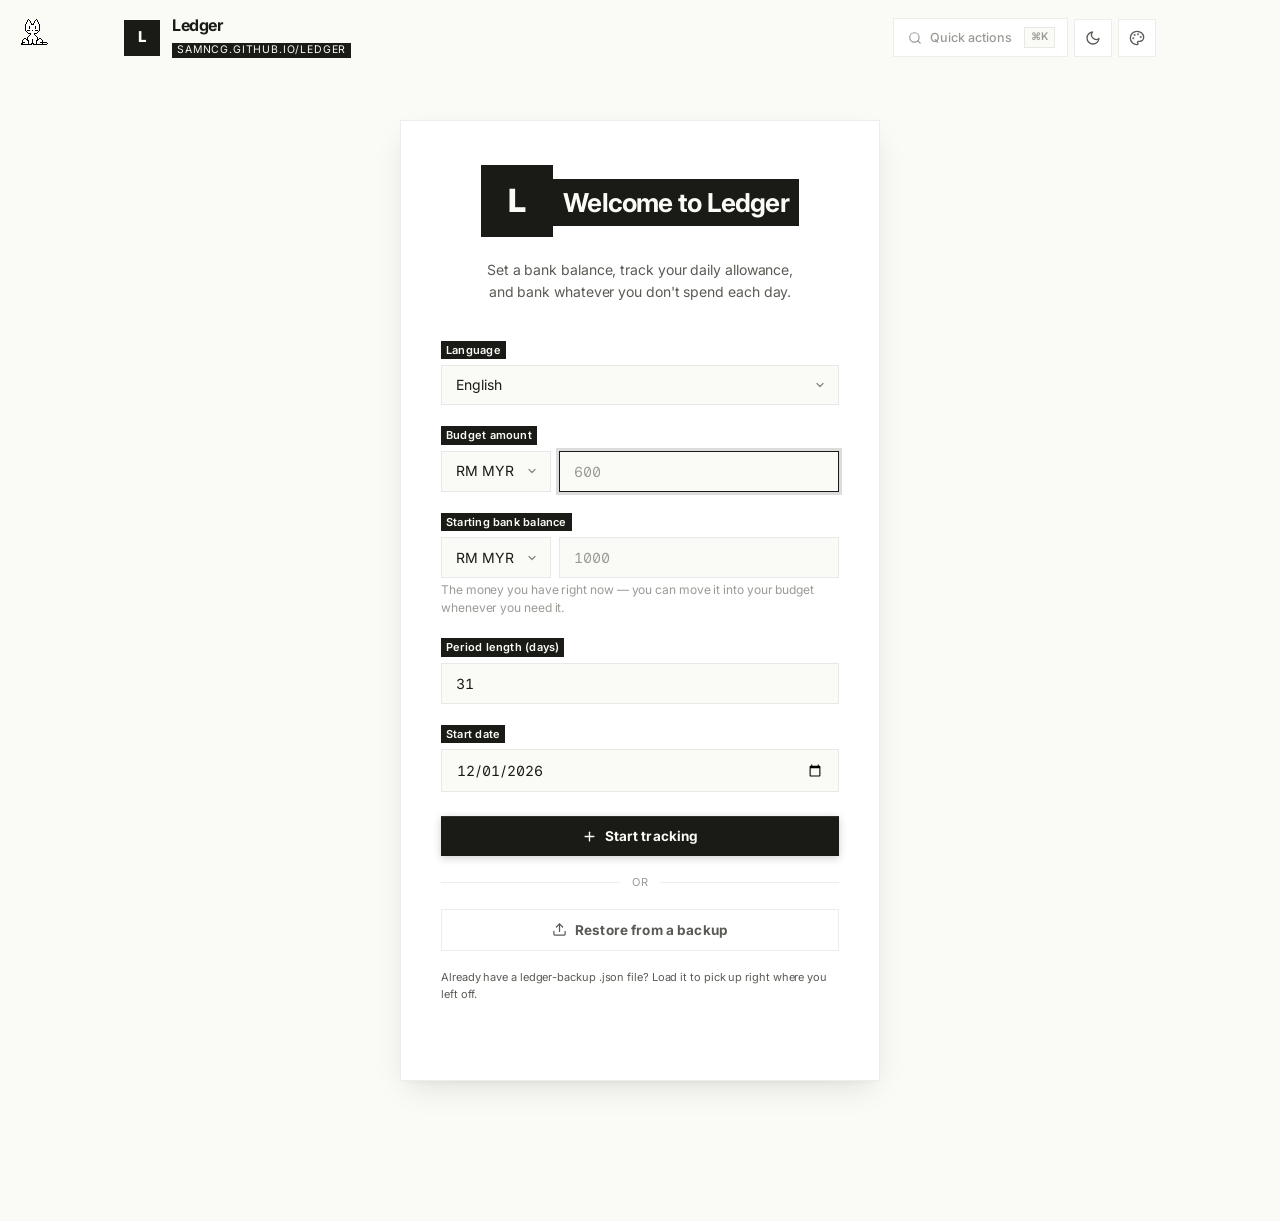
<file: ledger/index.html>
<!DOCTYPE html>
<html lang="en">
<head>
<meta charset="UTF-8" />
<meta name="viewport" content="width=device-width, initial-scale=1.0, viewport-fit=cover" />
<meta name="theme-color" content="#000000" />
<title>Ledger — Personal Budget</title>
<link rel="icon" type="image/svg+xml" href="data:image/svg+xml,%3Csvg xmlns='http://www.w3.org/2000/svg' viewBox='0 0 100 100'%3E%3Crect width='100' height='100' rx='24' fill='%230a0a0a'/%3E%3Ctext x='50' y='69' font-family='JetBrains Mono, ui-monospace, monospace' font-size='58' font-weight='800' fill='%23ffffff' text-anchor='middle'%3EL%3C/text%3E%3C/svg%3E">
<link rel="preconnect" href="https://fonts.googleapis.com">
<link rel="preconnect" href="https://fonts.gstatic.com" crossorigin>
<link href="https://fonts.googleapis.com/css2?family=Inter:wght@400;500;600;700;800&family=JetBrains+Mono:wght@400;500;600;700&family=Poppins:wght@400;500;600;700;800&family=Space+Grotesk:wght@400;500;600;700&family=Source+Serif+4:opsz,wght@8..60,400;8..60,500;8..60,600;8..60,700&family=Fredoka:wght@400;500;600;700&display=swap" rel="stylesheet">
  <script type="module" crossorigin src="./assets/index-BM_ueusa.js"></script>
  <link rel="stylesheet" crossorigin href="./assets/index-D_7UqyUg.css">
</head>
<body>
<div id="root"></div>
</body>
</html>
</file>
<file: ledger/assets/index-D_7UqyUg.css>
*,*:before,*:after{box-sizing:border-box;margin:0;padding:0}html{-webkit-text-size-adjust:100%;scroll-behavior:smooth}body{font-family:Inter,system-ui,-apple-system,BlinkMacSystemFont,sans-serif;-webkit-font-smoothing:antialiased;-moz-osx-font-smoothing:grayscale;line-height:1.5;letter-spacing:-.005em;transition:background .4s ease,color .4s ease;overflow-x:hidden;min-height:100vh}#root{min-height:100vh}::selection{background:var(--accent);color:var(--accent-fg)}:focus-visible{outline:2px solid var(--accent);outline-offset:2px}button{font-family:inherit}input[type=number]::-webkit-inner-spin-button,input[type=number]::-webkit-outer-spin-button{-webkit-appearance:none;margin:0}input[type=number]{-moz-appearance:textfield}::-webkit-scrollbar{width:8px;height:8px}::-webkit-scrollbar-track{background:transparent}::-webkit-scrollbar-thumb{background:var(--border-strong);border-radius:0}::-webkit-scrollbar-thumb:hover{background:var(--text-muted)}.mono{font-family:var(--font-mono,"JetBrains Mono",ui-monospace,"Cascadia Code",monospace);font-feature-settings:"zero","tnum"}.app{--radius-sm:8px;--radius-md:12px;--radius-lg:16px;--radius-xl:20px;--radius-2xl:24px;--radius-full:9999px;--ui-blur:16px;--ui-opacity:1;--wall-blur:0px;--ease-out:cubic-bezier(.16,1,.3,1);--ease-spring:cubic-bezier(.34,1.56,.64,1);--shadow-xs:0 1px 2px rgba(0,0,0,.04);--shadow-sm:0 1px 3px rgba(0,0,0,.06),0 1px 2px rgba(0,0,0,.04);--shadow-md:0 4px 12px -2px rgba(0,0,0,.08),0 2px 4px -2px rgba(0,0,0,.04);--shadow-lg:0 12px 32px -8px rgba(0,0,0,.12),0 4px 8px -4px rgba(0,0,0,.06);--shadow-xl:0 24px 48px -12px rgba(0,0,0,.18);background:var(--bg);color:var(--text);min-height:100vh;transition:background .4s ease,color .4s ease}.shell{max-width:1080px;margin:0 auto;padding:24px 24px 120px;position:relative;z-index:1}.wallpaper-backdrop{position:fixed;top:0;right:0;bottom:0;left:0;z-index:0;background-size:cover;background-position:center;background-repeat:no-repeat;pointer-events:none}.wallpaper-scrim{position:absolute;top:0;right:0;bottom:0;left:0}.wallpaper-preview{position:relative;height:110px;border-radius:var(--radius-md);overflow:hidden;background-size:cover;background-position:center;border:1px solid var(--border);margin-bottom:4px}.wallpaper-preview-scrim{position:absolute;top:0;right:0;bottom:0;left:0}.wallpaper-video{position:absolute;top:0;right:0;bottom:0;left:0;width:100%;height:100%;object-fit:cover}.weather-canvas{position:fixed;top:0;right:0;bottom:0;left:0;z-index:0;pointer-events:none}.font-option-grid{display:grid;grid-template-columns:repeat(2,1fr);gap:8px}.font-option{padding:12px 14px;border:2px solid var(--border);border-radius:12px;background:var(--bg);cursor:pointer;text-align:left;transition:all .2s}.font-option:hover{border-color:var(--border-strong);transform:translateY(-2px);box-shadow:var(--shadow-md)}.font-option.active{border-color:var(--accent);box-shadow:0 0 0 3px color-mix(in srgb,var(--accent) 18%,transparent)}.font-option-sample{font-size:17px;font-weight:600;margin-bottom:2px;color:var(--text)}.font-option-name{font-size:10.5px;color:var(--text-dim);font-family:var(--font-mono,"JetBrains Mono",monospace)}.font-option.active .font-option-name{color:var(--accent)}@media (max-width:520px){.font-option-grid{grid-template-columns:1fr}}.cat-color-grid{display:flex;flex-wrap:wrap;gap:10px;align-items:center}.cat-color-swatch{width:30px;height:30px;border-radius:var(--radius-full);cursor:pointer;border:2px solid var(--border);position:relative;transition:all .15s;padding:0}.cat-color-swatch:hover{transform:scale(1.1)}.cat-color-swatch.active{border-color:var(--text);box-shadow:0 0 0 3px color-mix(in srgb,var(--accent) 25%,transparent)}.cat-color-swatch.classic{background:#e6e6e6}.cat-color-swatch-custom{width:30px;height:30px;border-radius:var(--radius-full);border:2px solid var(--border);cursor:pointer;position:relative;overflow:hidden;display:block;background:var(--surface-2)}.cat-color-swatch-custom:after{content:"+";position:absolute;top:0;right:0;bottom:0;left:0;display:flex;align-items:center;justify-content:center;font-size:15px;font-weight:700;color:var(--text-dim);pointer-events:none}.cat-color-swatch-custom input{position:absolute;top:0;right:0;bottom:0;left:0;width:100%;height:100%;opacity:0;cursor:pointer;border:none;padding:0}.app.compact .card{--card-pad:18px;padding:var(--card-pad)}.app.compact .hero{padding:24px}.app.compact .tx-row{padding:9px 0}.topbar{position:sticky;top:0;z-index:50;background:color-mix(in srgb,var(--bg) calc(85%*var(--ui-opacity)),transparent);backdrop-filter:blur(var(--ui-blur)) saturate(180%);-webkit-backdrop-filter:blur(var(--ui-blur)) saturate(180%);border-bottom:1px solid transparent;transition:border-color .3s}.topbar.no-edge-blur{backdrop-filter:none;-webkit-backdrop-filter:none;background:var(--bg)}.topbar.scrolled{border-color:var(--border)}.topbar-inner{max-width:1080px;margin:0 auto;padding:16px 24px;display:flex;justify-content:space-between;align-items:center;gap:12px}.brand{display:flex;align-items:center;gap:12px;min-width:0}.brand-mark{width:36px;height:36px;border-radius:10px;background:var(--accent);display:flex;align-items:center;justify-content:center;color:var(--accent-fg);font-weight:800;font-size:15px;font-family:var(--font-mono,"JetBrains Mono",monospace);flex-shrink:0}.brand-name{font-weight:700;font-size:16px;letter-spacing:-.025em;line-height:1.2}.brand-sub{font-size:10.5px;color:var(--text-muted);font-family:var(--font-mono,"JetBrains Mono",monospace);letter-spacing:.08em;text-transform:uppercase;line-height:1.2}.topbar-actions{display:flex;align-items:center;gap:6px}.cmd-hint{display:inline-flex;align-items:center;gap:8px;padding:8px 12px 8px 14px;background:var(--surface);border:1px solid var(--border);border-radius:10px;color:var(--text-muted);font-size:12.5px;cursor:pointer;transition:all .18s;font-weight:500;font-family:inherit}.cmd-hint:hover{color:var(--text);border-color:var(--border-strong);background:var(--surface-2)}.cmd-hint .kbd{margin-left:4px}@media (max-width:640px){.cmd-hint span:first-child{display:none}}.icon-btn{width:38px;height:38px;border-radius:10px;background:var(--surface);border:1px solid var(--border);color:var(--text-dim);cursor:pointer;display:inline-flex;align-items:center;justify-content:center;transition:all .18s;position:relative}.icon-btn:hover{color:var(--text);border-color:var(--border-strong);background:var(--surface-2);transform:translateY(-1px);box-shadow:var(--shadow-sm)}.icon-btn:active{transform:translateY(0)}.icon-btn svg{width:16px;height:16px}.hero{background:var(--surface);border:1px solid var(--border);border-radius:var(--radius-2xl);padding:32px;position:relative;overflow:hidden;box-shadow:var(--shadow-sm)}.hero-accent{position:absolute;top:0;left:0;right:0;height:1px;background:var(--border-strong)}.hero-glow{display:none}.hero-top{display:flex;justify-content:space-between;align-items:flex-start;gap:20px;position:relative}.hero-label{font-size:11px;color:var(--text-muted);text-transform:uppercase;letter-spacing:.12em;font-weight:600;margin-bottom:8px;font-family:var(--font-mono,"JetBrains Mono",monospace)}.hero-number{font-size:64px;font-weight:700;line-height:1;letter-spacing:-.045em;font-family:var(--font-mono,"JetBrains Mono",monospace);transition:color .3s ease;color:var(--text)}.hero-number.negative{color:var(--negative)}@media (max-width:640px){.hero-number{font-size:46px}}.hero-meta{display:flex;align-items:center;gap:8px;margin-top:14px;flex-wrap:wrap}.hero-badge{display:inline-flex;align-items:center;gap:6px;padding:5px 12px;border-radius:var(--radius-full);font-size:11.5px;font-weight:600;font-family:var(--font-mono,"JetBrains Mono",monospace);letter-spacing:.02em}.hero-badge.pos{background:color-mix(in srgb,var(--positive) 12%,transparent);color:var(--positive);border:1px solid color-mix(in srgb,var(--positive) 22%,transparent)}.hero-badge.warn{background:color-mix(in srgb,var(--warning) 12%,transparent);color:var(--warning);border:1px solid color-mix(in srgb,var(--warning) 22%,transparent)}.hero-badge.neg{background:color-mix(in srgb,var(--negative) 12%,transparent);color:var(--negative);border:1px solid color-mix(in srgb,var(--negative) 22%,transparent)}.streak-badge{display:inline-flex;align-items:center;gap:6px;padding:5px 12px;border-radius:var(--radius-full);font-size:11.5px;font-weight:600;background:color-mix(in srgb,var(--accent) 12%,transparent);color:var(--accent);border:1px solid color-mix(in srgb,var(--accent) 22%,transparent);font-family:var(--font-mono,"JetBrains Mono",monospace)}.overspend{margin-top:16px;display:inline-flex;align-items:center;gap:10px;padding:10px 16px;background:color-mix(in srgb,var(--negative) 10%,transparent);color:var(--negative);border:1px solid color-mix(in srgb,var(--negative) 22%,transparent);border-radius:var(--radius-md);font-size:13px;font-weight:500}.hero-stats{display:grid;grid-template-columns:repeat(4,1fr);gap:20px;grid-auto-rows:1fr;margin-top:28px;padding-top:24px;border-top:1px solid var(--border);position:relative}@media (max-width:820px){.hero-stats{grid-template-columns:repeat(2,1fr)}}.hero-stat-label{font-size:10px;color:var(--text-muted);text-transform:uppercase;letter-spacing:.1em;font-family:var(--font-mono,"JetBrains Mono",monospace);margin-bottom:6px;font-weight:600;white-space:nowrap;overflow:hidden;text-overflow:ellipsis}.hero-stat-value{font-size:22px;font-weight:700;font-family:var(--font-mono,"JetBrains Mono",monospace);letter-spacing:-.02em}.hero-stat-note{font-size:11px;color:var(--text-muted);margin-top:3px;min-height:2.7em}@media (max-width:640px){.hero-stats{grid-template-columns:1fr;gap:14px}}.strip-wrap{margin-top:26px;position:relative}.strip-header{display:flex;justify-content:space-between;align-items:baseline;margin-bottom:10px}.strip-label{font-size:10.5px;color:var(--text-muted);font-family:var(--font-mono,"JetBrains Mono",monospace);letter-spacing:.1em;text-transform:uppercase;font-weight:600}.strip-progress{font-size:10.5px;color:var(--text-dim);font-family:var(--font-mono,"JetBrains Mono",monospace)}.strip{display:flex;align-items:flex-end;gap:3px;height:64px;padding:6px 0;border-bottom:1px solid var(--border)}.tick{flex:1;min-width:2px;border-radius:3px 3px 0 0;position:relative;cursor:pointer;transition:transform .2s var(--ease-spring),opacity .15s}.tick:hover{transform:scaleY(1.08);transform-origin:bottom;filter:brightness(1.2)}.tick.today:after{content:"";position:absolute;bottom:-9px;left:50%;transform:translate(-50%);width:6px;height:6px;border-radius:50%;background:var(--accent);box-shadow:0 0 8px color-mix(in srgb,var(--accent) 60%,transparent)}.strip-legend{display:flex;gap:14px;margin-top:14px;font-size:10.5px;color:var(--text-muted);font-family:var(--font-mono,"JetBrains Mono",monospace);letter-spacing:.04em;flex-wrap:wrap}.legend-dot{display:inline-block;width:8px;height:8px;border-radius:2px;margin-right:5px;vertical-align:middle}.grid-2{display:grid;grid-template-columns:1fr 1fr;gap:16px;margin-top:16px;align-items:start}@media (max-width:900px){.grid-2{grid-template-columns:1fr}}.cards-stack{display:grid;grid-template-columns:1fr 1fr;gap:16px 20px;margin-top:16px;align-items:start}@media (max-width:900px){.cards-stack{grid-template-columns:1fr}}.card-wrap{transition:opacity .15s}.card-wrap[draggable=true]{-webkit-user-drag:element}.card-reorder-bar{display:flex;align-items:center;gap:8px;padding:6px 8px 6px 10px;margin-bottom:8px;border:1px dashed var(--border-strong);border-radius:var(--radius-md);background:var(--surface-2);opacity:.75;transition:opacity .15s,border-color .15s}.card-wrap:hover .card-reorder-bar{opacity:1}.card-drag-handle{cursor:grab;color:var(--text-muted);display:inline-flex;flex:0 0 auto}.card-drag-handle:active{cursor:grabbing}.card-drag-handle svg{width:16px;height:16px}.card-reorder-name{font-size:10.5px;font-weight:700;color:var(--text-dim);flex:1;min-width:0;text-transform:uppercase;letter-spacing:.04em;overflow:hidden;text-overflow:ellipsis;white-space:nowrap}.card-reorder-actions{display:flex;gap:4px;flex:0 0 auto}.card-reorder-btn{width:24px;height:24px;display:inline-flex;align-items:center;justify-content:center;border:1px solid var(--border);border-radius:var(--radius-sm);background:var(--bg);color:var(--text-dim);cursor:pointer;padding:0;transition:border-color .15s,color .15s}.card-reorder-btn:hover:not(:disabled){border-color:var(--border-strong);color:var(--text)}.card-reorder-btn:disabled{opacity:.35;cursor:not-allowed}.card-reorder-btn svg{width:13px;height:13px}.font-option-name{position:relative;display:flex;align-items:center;gap:6px}.font-option-remove{margin-left:auto;color:var(--negative);cursor:pointer;font-weight:700;font-size:11px;opacity:.7}.font-option-remove:hover{opacity:1;text-decoration:underline}.add-font-row{display:flex;gap:8px;margin-top:10px}.add-font-row .input{flex:1}.card{--card-pad:24px;position:relative;isolation:isolate;overflow:hidden;background:var(--surface);border:1px solid var(--border);border-radius:var(--radius-2xl);padding:var(--card-pad);box-shadow:var(--shadow-xs);transition:box-shadow .2s,border-color .2s}.card:before{content:"";position:absolute;top:0;right:0;bottom:0;left:0;z-index:0;pointer-events:none;background-image:var(--card-panel-image,none);background-size:cover;background-position:center;opacity:var(--card-panel-opacity,0);transition:opacity .3s}.card>*{position:relative;z-index:1}.card:hover{box-shadow:var(--shadow-sm)}body.tilt-on .card,body.tilt-on .hero,body.tilt-on .setup-card{transform:perspective(1000px) rotateX(var(--tiltX,0deg)) rotateY(var(--tiltY,0deg));transform-style:preserve-3d;transition:transform .3s var(--ease-out),box-shadow .2s,border-color .2s;will-change:transform}body.tilt-on .card:hover,body.tilt-on .hero:hover,body.tilt-on .setup-card:hover{transition:transform .06s linear}body.tilt-on .fade-in{animation-fill-mode:backwards}.card-title{font-size:14px;font-weight:700;color:var(--accent-fg);margin:calc(-1*var(--card-pad,24px)) calc(-1*var(--card-pad,24px)) 18px;padding:10px var(--card-pad,24px);display:flex;align-items:center;justify-content:space-between;gap:10px;letter-spacing:-.01em;background:var(--card-title-bg,var(--accent));transition:background .3s}.card-title-left{display:flex;align-items:center;gap:10px;min-width:0}.card-title-icon{color:inherit;display:inline-flex}.card-title-icon svg{width:16px;height:16px}.card-title-count{font-size:11px;color:inherit;font-weight:500;opacity:.75;font-family:var(--font-mono,"JetBrains Mono",monospace)}.card-title .edit-badge{background:var(--accent-fg);color:var(--accent)}.card-title .kbd{background:var(--accent-fg);color:var(--accent);border-color:var(--accent)}.card-title .link-btn{color:var(--accent-fg);opacity:.85}.card-title .link-btn:hover{color:var(--accent-fg);opacity:1;text-decoration:underline}.edit-badge{font-size:10px;font-family:var(--font-mono,"JetBrains Mono",monospace);padding:3px 10px;border-radius:var(--radius-full);background:color-mix(in srgb,var(--accent) 15%,transparent);color:var(--accent);letter-spacing:.06em;text-transform:uppercase;font-weight:700}.field-label{font-size:11px;color:var(--text-dim);margin-bottom:6px;font-weight:600;letter-spacing:.02em}.input{background:var(--bg);border:1.5px solid var(--border);color:var(--text);font-size:14px;padding:11px 14px;border-radius:10px;outline:none;width:100%;font-family:inherit;transition:border-color .18s,box-shadow .18s,background .18s}.input:focus{border-color:var(--accent);box-shadow:0 0 0 3px color-mix(in srgb,var(--accent) 15%,transparent)}.input.mono{font-family:var(--font-mono,"JetBrains Mono",monospace);font-feature-settings:"zero","tnum"}.input::placeholder{color:var(--text-muted)}select.input{cursor:pointer;-webkit-appearance:none;-moz-appearance:none;appearance:none;padding-right:34px;background-image:url("data:image/svg+xml,%3Csvg xmlns='http://www.w3.org/2000/svg' width='12' height='12' viewBox='0 0 24 24' fill='none' stroke='%23888' stroke-width='2.5' stroke-linecap='round' stroke-linejoin='round'%3E%3Cpath d='M6 9l6 6 6-6'/%3E%3C/svg%3E");background-repeat:no-repeat;background-position:right 12px center}.form-row{display:flex;gap:8px;margin-bottom:10px}.form-row>*{flex:1;min-width:0}.amount-field{max-width:180px;flex:0 0 auto}@media (max-width:520px){.amount-field{max-width:none;flex:1}}.quick-amounts{display:flex;gap:6px;flex-wrap:wrap;margin-bottom:12px}.quick-amt{font-family:var(--font-mono,"JetBrains Mono",monospace);font-size:12px;padding:6px 13px;background:var(--bg);border:1.5px solid var(--border);color:var(--text-dim);border-radius:var(--radius-full);cursor:pointer;transition:all .15s;font-weight:600}.quick-amt:hover{color:var(--accent);border-color:var(--accent);background:color-mix(in srgb,var(--accent) 8%,var(--bg))}.frequent-wrap{margin-bottom:14px}.frequent-chips{display:flex;flex-wrap:wrap;gap:6px}.frequent-chip{display:inline-flex;align-items:center;gap:7px;padding:7px 11px;border-radius:var(--radius-full);background:var(--bg);border:1px solid var(--border);color:var(--text-dim);font-size:12px;cursor:pointer;transition:all .15s;max-width:220px}.frequent-chip:hover{color:var(--text);border-color:var(--accent)}.frequent-chip-note{overflow:hidden;text-overflow:ellipsis;white-space:nowrap;max-width:120px}.frequent-chip-amt{color:var(--text);font-weight:600;flex-shrink:0}.cat-pills{display:flex;gap:6px;flex-wrap:wrap;margin:12px 0 14px}.cat-pill{display:inline-flex;align-items:center;gap:7px;font-size:12.5px;padding:7px 14px;border-radius:var(--radius-full);border:1.5px solid var(--border);background:var(--bg);color:var(--text-dim);cursor:pointer;transition:all .18s;font-weight:500;font-family:inherit}.cat-pill:hover{color:var(--text);border-color:var(--border-strong)}.cat-pill.active{background:var(--text);color:var(--bg);border-color:var(--text)}.cat-pill.active .cat-dot{background:var(--bg)!important;box-shadow:0 0 0 2px var(--cat-color) inset}.cat-dot{width:8px;height:8px;border-radius:50%;background:var(--cat-color,var(--accent));flex-shrink:0;transition:background .2s}.cat-glyph-grid{display:flex;flex-wrap:wrap;gap:6px;margin:8px 0 4px}.cat-glyph-swatch{width:30px;height:30px;display:flex;align-items:center;justify-content:center;font-size:14px;padding:0;border:1.5px solid var(--border);background:var(--bg);color:var(--text-dim);cursor:pointer;transition:all .18s;font-family:inherit}.cat-glyph-swatch:hover{color:var(--text);border-color:var(--border-strong)}.cat-glyph-swatch.active{background:var(--text);color:var(--bg);border-color:var(--text)}.tag-chips{display:flex;flex-wrap:wrap;gap:6px;margin:0 0 8px}.tag-chip{display:inline-flex;align-items:center;gap:5px;font-size:12px;padding:5px 8px 5px 10px;border:1.5px solid var(--border);background:var(--surface-2);color:var(--text-dim);font-weight:500;letter-spacing:.01em}.tag-chip-x{background:none;border:none;color:var(--text-muted);cursor:pointer;font-size:14px;line-height:1;padding:0 2px;font-family:inherit}.tag-chip-x:hover{color:var(--danger,#e5484d)}.tag-input{margin-bottom:14px}.tag-filter-pills{margin:6px 0 0}.tx-tags{display:flex;flex-wrap:wrap;gap:5px;margin-top:4px}.tx-tag{font-size:10.5px;color:var(--text-muted);border:1px solid var(--border);padding:1px 5px;background:var(--surface-2)}.tx-amount-foreign{display:block}.tx-amount-home{display:block;font-size:10px;color:var(--text-muted);font-weight:500}.travel-currency-totals{margin:0 0 12px;border:1.5px solid var(--border);background:var(--surface-2)}.travel-currency-row{display:flex;align-items:center;gap:10px;padding:8px 12px;border-bottom:1.5px solid var(--border);font-size:12.5px}.travel-currency-row:last-child{border-bottom:none}.travel-currency-code{font-weight:700;min-width:46px}.travel-currency-foreign{flex:1;white-space:nowrap;overflow:hidden;text-overflow:ellipsis}.travel-currency-home{color:var(--text-dim);white-space:nowrap}.travel-currency-count{color:var(--text-muted);font-size:11px;white-space:nowrap}.btn{padding:12px 20px;background:var(--accent);color:var(--accent-fg);border:none;border-radius:10px;font-weight:700;font-size:13.5px;cursor:pointer;font-family:inherit;transition:all .18s ease;display:inline-flex;align-items:center;justify-content:center;gap:8px;letter-spacing:.01em;box-shadow:0 2px 8px color-mix(in srgb,var(--accent) 20%,transparent),inset 0 1px #ffffff1a}.btn svg{width:15px;height:15px}.btn:hover{filter:brightness(1.08);transform:translateY(-1px);box-shadow:0 4px 16px color-mix(in srgb,var(--accent) 30%,transparent)}.btn:active{transform:translateY(0);filter:brightness(.95)}.btn:disabled{opacity:.4;cursor:not-allowed;transform:none;box-shadow:none;filter:none}.btn-secondary{background:var(--surface);color:var(--text);border:1.5px solid var(--border);box-shadow:var(--shadow-xs)}.btn-secondary:hover{border-color:var(--border-strong);background:var(--surface-2);box-shadow:var(--shadow-sm);filter:none}.btn-ghost{background:transparent;color:var(--text-dim);border:1.5px solid var(--border);box-shadow:none}.btn-ghost:hover{color:var(--text);background:var(--surface-2);box-shadow:none;filter:none}.btn-block{width:100%}.btn-danger{background:transparent;color:var(--negative);border:1.5px solid color-mix(in srgb,var(--negative) 30%,transparent);box-shadow:none}.btn-danger:hover{background:color-mix(in srgb,var(--negative) 10%,transparent);box-shadow:none;filter:none}.btn-sm{padding:8px 14px;font-size:12px}.btn-sm svg{width:13px;height:13px}.range-tabs{display:flex;gap:2px;background:var(--bg);padding:4px;border-radius:12px;border:1px solid var(--border);margin-bottom:20px;overflow-x:auto;scrollbar-width:none}.range-tabs::-webkit-scrollbar{display:none}.range-tab{flex:1;min-width:fit-content;padding:8px 14px;border:none;background:transparent;color:var(--text-dim);font-size:12px;font-weight:600;border-radius:8px;cursor:pointer;transition:all .18s;white-space:nowrap;font-family:inherit}.range-tab:hover{color:var(--text)}.range-tab.active{background:var(--surface);color:var(--text);box-shadow:var(--shadow-sm)}.totals-row{display:grid;grid-template-columns:1fr 1fr;gap:20px;padding-bottom:20px;border-bottom:1px solid var(--border);margin-bottom:20px}@media (max-width:520px){.totals-row{grid-template-columns:1fr;gap:14px}}.totals-label{font-size:10px;letter-spacing:.1em;color:var(--text-muted);text-transform:uppercase;font-family:var(--font-mono,"JetBrains Mono",monospace);margin-bottom:5px;font-weight:600}.totals-value{font-size:26px;font-weight:700;font-family:var(--font-mono,"JetBrains Mono",monospace);letter-spacing:-.025em}.totals-caption{font-size:11px;color:var(--text-muted);margin-top:4px}.piggy-wrap{display:flex;flex-direction:column;gap:14px}.piggy-tabs-row{display:flex;align-items:center;gap:6px;overflow-x:auto;padding-bottom:4px;margin-bottom:8px;scrollbar-width:none}.piggy-tabs-row::-webkit-scrollbar{display:none}.piggy-tab-btn{display:inline-flex;align-items:center;gap:6px;padding:5px 12px;border-radius:var(--radius-full);border:1px solid var(--border);background:var(--surface-2);color:var(--text-dim);font-size:12px;font-weight:600;cursor:pointer;transition:all .15s;white-space:nowrap}.piggy-tab-btn:hover{background:var(--surface);color:var(--text);border-color:var(--border-strong)}.piggy-tab-btn.active{background:var(--accent);color:var(--accent-fg);border-color:var(--accent)}.piggy-tab-new{padding:5px 10px;border-radius:var(--radius-full);border:1px dashed var(--border-strong);background:transparent;color:var(--text-dim);font-size:12px;font-weight:600;cursor:pointer;display:inline-flex;align-items:center;gap:4px;white-space:nowrap}.piggy-tab-new:hover{color:var(--text);border-color:var(--accent)}.piggy-header-row{display:flex;align-items:center;justify-content:space-between;gap:8px;margin-bottom:10px;flex-wrap:wrap}.piggy-title-box{display:flex;align-items:center;gap:8px;min-width:0;flex:1}.piggy-name{font-size:16px;font-weight:700;color:var(--text);letter-spacing:-.01em;overflow:hidden;text-overflow:ellipsis;white-space:nowrap}.piggy-rename-btn{color:var(--text-muted);cursor:pointer;background:none;border:none;padding:2px;display:inline-flex;align-items:center;transition:color .15s}.piggy-rename-btn:hover{color:var(--text)}.piggy-settings-panel{margin-top:12px;padding:12px 14px;background:var(--bg);border-radius:var(--radius-lg);border:1px solid var(--border);display:flex;flex-direction:column;gap:10px}.piggy-settings-grid{display:grid;grid-template-columns:1fr 1fr;gap:8px}@media (max-width:520px){.piggy-settings-grid{grid-template-columns:1fr}}.piggy-stage{display:flex;align-items:center;gap:16px;flex-wrap:wrap}.piggy-info{flex:1;min-width:170px}.piggy-progress{height:10px;border-radius:999px;background:var(--surface-2);overflow:hidden;border:1px solid var(--border)}.piggy-progress-fill{height:100%;border-radius:999px;background:var(--accent);transition:width .4s ease}.hero-progress-fill{transition:width .8s cubic-bezier(.16,1,.3,1)}.hero-progress-fill.pulse{animation:heroFillPulse .9s var(--ease-out)}@keyframes heroFillPulse{0%{filter:brightness(2.2)}to{filter:brightness(1)}}.piggy-img{width:100%;height:auto;display:block;border-radius:12px;border:1px solid var(--border);max-height:140px;object-fit:cover}.piggy-img.default{image-rendering:pixelated;transform:scaleX(-1);max-height:none;object-fit:contain}.piggy-actions{display:flex;gap:8px;flex-wrap:wrap}.piggy-amt{display:flex;gap:8px;align-items:center;margin-top:10px}.piggy-amt .input{flex:1}.auto-rule-note{font-size:11.5px;color:var(--text-muted);margin-top:2px}.insights-row{display:flex;gap:14px;flex-wrap:wrap;font-size:12px;color:var(--text-dim);margin-bottom:20px;padding:12px 14px;background:var(--bg);border-radius:10px;border:1px solid var(--border)}.insight-item{display:inline-flex;align-items:center;gap:6px}.insight-item strong{color:var(--text);font-weight:700;font-family:var(--font-mono,"JetBrains Mono",monospace)}.insight-sep{color:var(--text-muted)}.streak-body{display:flex;align-items:center;gap:20px}.streak-big{display:flex;flex-direction:column;align-items:flex-start;flex:0 0 auto;min-width:72px}.streak-big-num{font-size:46px;font-weight:700;line-height:1;letter-spacing:-.02em}.streak-big-unit{font-size:11px;color:var(--text-muted);text-transform:uppercase;letter-spacing:.1em;margin-top:4px}.streak-detail{flex:1;min-width:0;display:flex;flex-direction:column;gap:3px;font-size:12.5px;color:var(--text-dim)}.streak-detail strong{color:var(--text)}.streak-hint{font-size:11.5px;color:var(--text-muted);line-height:1.4}.breakdown-body{display:grid;grid-template-columns:auto 1fr;gap:28px;align-items:center}@media (max-width:520px){.breakdown-body{grid-template-columns:1fr;justify-items:center;gap:20px}}.pie-wrap{position:relative;width:180px;height:180px;flex-shrink:0}.pie-svg{width:100%;height:100%;display:block;transform:rotate(-90deg)}.pie-svg circle{transition:stroke-dasharray .5s var(--ease-out),stroke-dashoffset .5s var(--ease-out),stroke-width .3s}.pie-slice{cursor:pointer;transition:opacity .2s,filter .2s}.pie-slice:hover{filter:brightness(1.15)}.pie-center{position:absolute;top:0;right:0;bottom:0;left:0;display:flex;flex-direction:column;align-items:center;justify-content:center;text-align:center;pointer-events:none}.pie-center-val{font-size:19px;font-weight:700;font-family:var(--font-mono,"JetBrains Mono",monospace);letter-spacing:-.015em}.pie-center-sub{font-size:9.5px;color:var(--text-muted);text-transform:uppercase;letter-spacing:.1em;margin-top:3px;font-family:var(--font-mono,"JetBrains Mono",monospace)}.cat-bars{display:flex;flex-direction:column;gap:12px;min-width:0;width:100%}.cat-bar-row{display:flex;align-items:center;gap:10px;font-size:12.5px}.cat-bar-label{width:100px;color:var(--text-dim);font-size:12.5px;flex-shrink:0;display:flex;align-items:center;gap:7px;font-weight:500}.cat-bar-track{flex:1;height:8px;background:var(--bg);border-radius:var(--radius-full);overflow:hidden;min-width:0;border:1px solid var(--border);position:relative}.cat-bar-fill{height:100%;border-radius:var(--radius-full);transition:width .5s var(--ease-out)}.cat-bar-val{width:88px;text-align:right;font-family:var(--font-mono,"JetBrains Mono",monospace);font-size:12px;color:var(--text-dim);flex-shrink:0}.trend-chart{height:180px;position:relative;margin-top:8px;padding:8px 0}.trend-svg{width:100%;height:100%;display:block;overflow:visible}.trend-grid line{stroke:var(--border);stroke-width:1;stroke-dasharray:3 4}.trend-area{fill:var(--accent);opacity:.08}.trend-line{fill:none;stroke:var(--accent);stroke-width:2;stroke-linejoin:round;stroke-linecap:round}.trend-baseline{stroke:var(--warning);stroke-width:1.2;stroke-dasharray:4 4;opacity:.7}.trend-dot{fill:var(--accent);stroke:var(--surface);stroke-width:2;cursor:pointer}.trend-dot:hover{r:5}.trend-dot-marker{position:absolute;width:7px;height:7px;margin:-3.5px 0 0 -3.5px;border-radius:50%;background:var(--accent);border:2px solid var(--surface);cursor:pointer;transition:transform .15s;z-index:2}.trend-dot-marker:hover{transform:scale(1.4)}.trend-axis{fill:var(--text-muted);font-size:10px;font-family:var(--font-mono,"JetBrains Mono",monospace)}.trend-tip{position:absolute;padding:6px 10px;background:var(--surface-2);border:1px solid var(--border-strong);border-radius:8px;font-size:11.5px;pointer-events:none;transform:translate(-50%,-115%);white-space:nowrap;box-shadow:var(--shadow-md);z-index:5;font-family:var(--font-mono,"JetBrains Mono",monospace)}.trend-tip strong{color:var(--accent);font-weight:700}.trend-legend{display:flex;gap:16px;margin-top:12px;font-size:10.5px;color:var(--text-muted);font-family:var(--font-mono,"JetBrains Mono",monospace);letter-spacing:.04em}.heatmap-wrap{padding:6px 2px}.heatmap-body{display:flex;align-items:flex-start;gap:6px;width:max-content;max-width:100%;margin:0 auto;overflow-x:auto}.heat-days{display:grid;flex-shrink:0}.heat-day-label{font-size:10px;color:var(--text-muted);font-family:var(--font-mono,"JetBrains Mono",monospace);align-self:center;line-height:1}.heatmap-grid{display:grid;grid-auto-flow:column;flex-shrink:0}.heat-cell{border-radius:3px;border:1px solid var(--border);background:transparent;cursor:default}.heat-cell:hover{outline:1px solid var(--text-dim);outline-offset:1px}.heat-legend{display:flex;align-items:center;gap:4px;margin-top:12px;font-size:10.5px;color:var(--text-muted);font-family:var(--font-mono,"JetBrains Mono",monospace)}.heat-legend-cell{width:11px;height:11px;border-radius:3px;border:1px solid var(--border);flex-shrink:0}.heat-legend-label{font-size:10px;color:var(--text-muted);margin:0 2px}.heat-legend-total{margin-left:auto;color:var(--text-dim)}.filter-toggle-row{margin-top:12px}.filter-toggle-btn{font-family:inherit;font-size:12.5px;color:var(--text-dim);background:var(--bg);border:1.5px solid var(--border);border-radius:10px;padding:7px 14px;cursor:pointer;display:inline-flex;align-items:center;gap:7px;font-weight:500;transition:all .15s}.filter-toggle-btn:hover{color:var(--text);border-color:var(--border-strong)}.chevron{display:inline-block;transition:transform .25s;font-size:11px}.chevron.open{transform:rotate(180deg)}.filter-row{display:flex;gap:8px;margin-top:10px;align-items:flex-end}.filter-row>div{flex:1;min-width:0}.sort-select{max-width:200px;flex:0 0 auto}.history-summary{font-family:var(--font-mono,"JetBrains Mono",monospace);font-size:12px;color:var(--text-dim);margin:16px 0 12px;padding-bottom:12px;border-bottom:1px solid var(--border);display:flex;justify-content:space-between;align-items:center;gap:8px;flex-wrap:wrap}.tx-list{display:flex;flex-direction:column}.tx-list.scroll{max-height:520px;overflow-y:auto;padding-right:4px}.tx-scroll-wrap{position:relative}.tx-list.tx-edge-mask{padding-top:32px;padding-bottom:32px}.tx-edge{position:absolute;left:0;right:0;height:32px;pointer-events:none;z-index:2}.tx-edge.top{top:0;background:linear-gradient(to bottom,var(--surface) 0,color-mix(in srgb,var(--surface) 74%,transparent) 40%,transparent 100%)}.tx-edge.bottom{bottom:0;background:linear-gradient(to top,var(--surface) 0,color-mix(in srgb,var(--surface) 74%,transparent) 40%,transparent 100%)}.tx-group-header{font-size:10.5px;color:var(--accent-fg);font-family:var(--font-mono,"JetBrains Mono",monospace);letter-spacing:.1em;text-transform:uppercase;font-weight:700;padding:6px 10px;display:flex;justify-content:space-between;background:var(--accent);margin:12px 0 4px}.tx-group-header:first-child{margin-top:0}.tx-group-total{color:inherit;font-weight:600;opacity:.8}.tx-row{display:flex;align-items:center;gap:12px;padding:12px 0;border-bottom:1px solid var(--border);font-size:13px;transition:background .15s}.tx-row:last-child{border-bottom:none}.tx-row:hover .tx-actions{opacity:1}.tx-glyph{width:34px;height:34px;border-radius:10px;background:color-mix(in srgb,var(--cat-color,var(--accent)) 14%,transparent);color:var(--cat-color,var(--accent));display:flex;align-items:center;justify-content:center;font-size:14px;flex-shrink:0;font-family:var(--font-mono,"JetBrains Mono",monospace);font-weight:600}.tx-main{flex:1;min-width:0}.tx-cat{color:var(--text);font-weight:600;font-size:13px}.tx-note{color:var(--text-dim);font-size:11.5px;overflow:hidden;text-overflow:ellipsis;white-space:nowrap;margin-top:2px}.tx-date{font-family:var(--font-mono,"JetBrains Mono",monospace);font-size:11px;color:var(--text-muted);flex-shrink:0;white-space:nowrap}.tx-amount{font-family:var(--font-mono,"JetBrains Mono",monospace);font-size:14px;font-weight:700;flex-shrink:0;color:var(--text)}.tx-actions{display:flex;gap:2px;opacity:0;transition:opacity .18s;flex-shrink:0}@media (max-width:640px){.tx-actions{opacity:1}.tx-date{display:none}}.tx-action-btn{width:30px;height:30px;background:transparent;border:none;color:var(--text-muted);cursor:pointer;border-radius:8px;display:flex;align-items:center;justify-content:center;transition:all .15s}.tx-action-btn:hover{background:var(--surface-2);color:var(--text)}.tx-action-btn.danger:hover{color:var(--negative);background:color-mix(in srgb,var(--negative) 12%,transparent)}.tx-action-btn svg{width:14px;height:14px}.empty{color:var(--text-muted);font-size:13.5px;padding:36px 0;text-align:center}.empty-illustration{font-size:40px;margin-bottom:12px;opacity:.35;font-family:var(--font-mono,"JetBrains Mono",monospace)}.empty-sub{font-size:12px;color:var(--text-muted);margin-top:6px}.link-btn{font-family:inherit;font-size:12px;color:var(--text-dim);background:none;border:none;cursor:pointer;padding:0;transition:color .15s;font-weight:500}.link-btn:hover{color:var(--accent)}.setup-wrap{display:flex;align-items:center;justify-content:center;min-height:78vh;padding:20px 0}.setup-card{background:var(--surface);border:1px solid var(--border);border-radius:var(--radius-2xl);padding:44px 40px;max-width:480px;width:100%;text-align:center;box-shadow:var(--shadow-lg)}.setup-icon{width:72px;height:72px;border-radius:20px;background:var(--accent);color:var(--accent-fg);display:inline-flex;align-items:center;justify-content:center;margin-bottom:22px;font-family:var(--font-mono,"JetBrains Mono",monospace);font-size:32px;font-weight:800}.setup-title{font-size:26px;font-weight:700;margin-bottom:8px;letter-spacing:-.03em}.setup-sub{font-size:14px;color:var(--text-dim);margin-bottom:32px;line-height:1.6}.setup-form{display:flex;flex-direction:column;gap:16px;text-align:left}.setup-divider{display:flex;align-items:center;gap:12px;color:var(--text-muted);font-size:11px;text-transform:uppercase;letter-spacing:.08em;margin:2px 0}.setup-divider:before,.setup-divider:after{content:"";flex:1;height:1px;background:var(--border)}.currency-row{display:flex;gap:8px}.currency-row .currency-select{max-width:110px;flex:0 0 auto}.backup-grid{display:grid;grid-template-columns:1fr 1fr;gap:8px}.danger-zone{margin-top:18px;padding-top:18px;border-top:1px solid var(--border);display:flex;justify-content:space-between;align-items:center;gap:12px;flex-wrap:wrap}.danger-zone-label{font-size:12px;color:var(--text-dim)}@media (max-width:520px){.backup-grid{grid-template-columns:1fr}}.toast{position:fixed;bottom:28px;left:50%;transform:translate(-50%);padding:14px 18px;background:var(--surface-2);color:var(--text);border:1.5px solid var(--border-strong);border-radius:14px;font-size:13.5px;box-shadow:var(--shadow-xl);z-index:1000;animation:toastIn .3s var(--ease-out);display:flex;align-items:center;gap:12px;max-width:92vw;-webkit-backdrop-filter:blur(12px);backdrop-filter:blur(12px)}.toast.success{border-color:color-mix(in srgb,var(--positive) 40%,transparent)}.toast.error{border-color:color-mix(in srgb,var(--negative) 40%,transparent)}.toast-dot{width:8px;height:8px;border-radius:50%;background:var(--accent);flex-shrink:0}.toast.success .toast-dot{background:var(--positive)}.toast.error .toast-dot{background:var(--negative)}.toast-action{font-size:12px;font-weight:700;color:var(--accent);background:transparent;border:none;cursor:pointer;padding:2px 8px;border-radius:6px;transition:background .15s;font-family:inherit;letter-spacing:.02em}.toast-action:hover{background:color-mix(in srgb,var(--accent) 15%,transparent)}@keyframes toastIn{0%{opacity:0;transform:translate(-50%,16px)}to{opacity:1;transform:translate(-50%)}}.drawer-overlay{position:fixed;top:0;right:0;bottom:0;left:0;background:#0000008c;z-index:100;animation:fadeIn .25s ease;-webkit-backdrop-filter:blur(4px);backdrop-filter:blur(4px)}@keyframes fadeIn{0%{opacity:0}to{opacity:1}}.drawer{position:fixed;top:0;right:0;bottom:0;width:460px;max-width:100vw;background:var(--surface);border-left:1px solid var(--border);z-index:101;overflow-y:auto;animation:drawerIn .32s var(--ease-out);display:flex;flex-direction:column;box-shadow:var(--shadow-xl)}@keyframes drawerIn{0%{transform:translate(100%)}to{transform:translate(0)}}.drawer-header{padding:20px 24px;border-bottom:1px solid var(--border);display:flex;justify-content:space-between;align-items:center;position:sticky;top:0;background:color-mix(in srgb,var(--surface) 95%,transparent);-webkit-backdrop-filter:blur(12px);backdrop-filter:blur(12px);z-index:2}.drawer-title{font-size:16px;font-weight:700;letter-spacing:-.015em}.drawer-body{padding:24px;flex:1}.drawer-tabs{display:flex;flex-wrap:wrap;gap:2px;background:var(--bg);padding:4px;border-radius:10px;border:1px solid var(--border);margin-bottom:20px}.drawer-tab{flex:1;padding:8px 12px;border:none;background:transparent;color:var(--text-dim);font-size:12px;font-weight:600;border-radius:7px;cursor:pointer;font-family:inherit;transition:all .15s}.drawer-tab:hover{color:var(--text)}.drawer-tab.active{background:var(--surface);color:var(--text);box-shadow:var(--shadow-sm)}.section-title{font-size:10.5px;color:var(--text-muted);text-transform:uppercase;letter-spacing:.12em;font-family:var(--font-mono,"JetBrains Mono",monospace);margin:20px 0 12px;font-weight:700}.section-title:first-child{margin-top:0}.section-desc{font-size:11.5px;color:var(--text-dim);margin-bottom:12px;line-height:1.5}.sec{margin:0 0 10px;border:1.5px solid var(--border);background:var(--surface-2)}.sec-head{display:flex;align-items:center;justify-content:space-between;gap:10px;width:100%;background:none;border:none;cursor:pointer;font-family:inherit;padding:12px 14px;color:var(--text-dim);text-align:left;transition:background .15s,color .15s}.sec-head:hover{color:var(--text);background:var(--surface)}.sec-head.open{color:var(--text);border-bottom:1.5px solid var(--border)}.sec-title{font-size:12.5px;font-weight:600;letter-spacing:.02em}.sec-body{padding:12px 14px}.sec-body>.section-desc:first-child{margin-top:0}.theme-preset-grid{display:grid;grid-template-columns:repeat(3,1fr);gap:8px}.theme-preset{padding:12px;border:2px solid var(--border);border-radius:12px;background:var(--bg);cursor:pointer;text-align:left;transition:all .2s;font-family:inherit}.theme-preset:hover{border-color:var(--border-strong);transform:translateY(-2px);box-shadow:var(--shadow-md)}.theme-preset.active{border-color:var(--accent);box-shadow:0 0 0 3px color-mix(in srgb,var(--accent) 18%,transparent)}.theme-preset-swatch{display:flex;gap:3px;margin-bottom:8px}.theme-preset-swatch span{flex:1;height:22px;border-radius:5px}.theme-preset-name{font-size:11.5px;color:var(--text-dim);font-weight:600}.theme-preset.active .theme-preset-name{color:var(--accent)}@media (max-width:520px){.theme-preset-grid{grid-template-columns:repeat(2,1fr)}}.color-row{display:flex;align-items:center;justify-content:space-between;padding:10px 0;border-bottom:1px solid var(--border);gap:10px}.color-row:last-child{border-bottom:none}.color-row-label{font-size:13px;color:var(--text);flex:1;font-weight:500}.color-hex{font-family:var(--font-mono,"JetBrains Mono",monospace);font-size:11px;color:var(--text-muted)}.color-input{width:42px;height:32px;border:2px solid var(--border-strong);border-radius:8px;cursor:pointer;background:transparent;padding:2px;overflow:hidden;transition:border-color .15s}.color-input:hover{border-color:var(--accent)}.color-input::-webkit-color-swatch-wrapper{padding:0}.color-input::-webkit-color-swatch{border:none;border-radius:0}.color-input::-moz-color-swatch{border:none;border-radius:0}.slider-row{padding:10px 0;border-bottom:1px solid var(--border)}.slider-row:last-child{border-bottom:none}.slider-header{display:flex;justify-content:space-between;align-items:center;margin-bottom:8px}.slider-label{font-size:13px;color:var(--text);font-weight:500}.slider-value{font-family:var(--font-mono,"JetBrains Mono",monospace);font-size:11px;color:var(--text-muted)}.slider{-webkit-appearance:none;-moz-appearance:none;appearance:none;width:100%;height:6px;background:var(--bg);border-radius:3px;outline:none;border:1px solid var(--border)}.slider::-webkit-slider-thumb{-webkit-appearance:none;-moz-appearance:none;appearance:none;width:16px;height:16px;background:var(--accent);border-radius:0;cursor:pointer;border:2px solid var(--surface);box-shadow:0 2px 4px #0003}.slider::-moz-range-thumb{width:16px;height:16px;background:var(--accent);border-radius:0;cursor:pointer;border:2px solid var(--surface);box-shadow:0 2px 4px #0003}.toggle-row{display:flex;justify-content:space-between;align-items:center;padding:10px 0;border-bottom:1px solid var(--border);gap:10px}.toggle-row:last-child{border-bottom:none}.toggle-label{font-size:13px;color:var(--text);font-weight:500}.toggle-desc{font-size:11.5px;color:var(--text-muted);margin-top:2px}.toggle{position:relative;width:38px;height:22px;flex-shrink:0;background:var(--border-strong);border-radius:0;cursor:pointer;transition:background .2s;border:none}.toggle:after{content:"";position:absolute;top:2px;left:2px;width:18px;height:18px;background:var(--surface);border-radius:0;transition:transform .22s var(--ease-out);box-shadow:0 1px 2px #0003}.toggle.on{background:var(--accent)}.toggle.on:after{transform:translate(16px)}.cat-color-row{display:flex;align-items:center;justify-content:space-between;padding:10px 0;border-bottom:1px solid var(--border);gap:10px}.cat-color-row:last-child{border-bottom:none}.cat-color-label{display:flex;align-items:center;gap:10px;font-size:13px;color:var(--text);font-weight:500}.cat-color-dot{width:14px;height:14px;border-radius:50%;border:2px solid var(--border-strong);transition:background .2s}.cat-manage-row{display:flex;align-items:center;gap:10px;padding:10px 0;border-bottom:1px solid var(--border)}.cat-manage-row:last-child{border-bottom:none}.cat-manage-glyph{width:30px;height:30px;border-radius:8px;background:var(--bg);border:1px solid var(--border);display:flex;align-items:center;justify-content:center;font-family:var(--font-mono,"JetBrains Mono",monospace);font-size:13px;color:var(--text-dim)}.cat-manage-name{flex:1;font-size:13px;font-weight:500}.cat-manage-remove{width:28px;height:28px;border-radius:8px;background:transparent;border:none;color:var(--text-muted);cursor:pointer;display:flex;align-items:center;justify-content:center;transition:all .15s}.cat-manage-remove:hover{color:var(--negative);background:color-mix(in srgb,var(--negative) 10%,transparent)}.drawer-footer{padding:16px 24px;border-top:1px solid var(--border);background:var(--surface);position:sticky;bottom:0}.pie-preview{padding:20px;background:var(--bg);border:1px solid var(--border);border-radius:12px;display:flex;align-items:center;justify-content:center;margin-bottom:16px}.pie-preview svg{width:140px;height:140px}.kbd{display:inline-flex;align-items:center;justify-content:center;padding:2px 6px;font-size:10.5px;font-weight:600;font-family:var(--font-mono,"JetBrains Mono",monospace);background:var(--bg);border:1px solid var(--border);border-radius:4px;color:var(--text-muted);letter-spacing:.02em;line-height:1.4}.field-label,.hero-label,.hero-stat-label,.strip-label,.strip-progress,.totals-label,.danger-zone-label,.slider-label,.toggle-label,.brand-sub{display:inline-block;width:max-content;max-width:100%;background:var(--accent);color:var(--accent-fg);padding:1px 5px}.section-title{display:inline-block;background:var(--accent);color:var(--accent-fg);padding:3px 8px}.drawer-title{display:inline-block;background:var(--accent);color:var(--accent-fg);padding:2px 8px}.setup-title{display:inline-block;background:var(--accent);color:var(--accent-fg);padding:4px 10px}.cmd-overlay{position:fixed;top:0;right:0;bottom:0;left:0;background:#0000008c;z-index:150;display:flex;align-items:flex-start;justify-content:center;padding:80px 20px 20px;animation:fadeIn .2s ease;-webkit-backdrop-filter:blur(4px);backdrop-filter:blur(4px)}.cmd-box{background:var(--surface);border:1px solid var(--border);border-radius:16px;width:100%;max-width:560px;box-shadow:var(--shadow-xl);overflow:hidden;animation:cmdIn .25s var(--ease-out)}@keyframes cmdIn{0%{opacity:0;transform:translateY(-12px) scale(.98)}to{opacity:1;transform:translateY(0) scale(1)}}.cmd-input{width:100%;padding:16px 20px;background:transparent;border:none;color:var(--text);font-size:15px;font-family:inherit;outline:none;border-bottom:1px solid var(--border)}.cmd-input::placeholder{color:var(--text-muted)}.cmd-list{max-height:400px;overflow-y:auto;padding:6px}.cmd-item{padding:10px 14px;border-radius:8px;cursor:pointer;display:flex;align-items:center;gap:12px;font-size:13px;color:var(--text-dim);transition:all .12s}.cmd-item:hover,.cmd-item.active{background:var(--surface-2);color:var(--text)}.cmd-item-icon{color:var(--accent);display:inline-flex;flex-shrink:0}.cmd-item-icon svg{width:14px;height:14px}.cmd-item-title{flex:1;font-weight:500}.cmd-item-kbd{margin-left:auto}.cmd-empty{padding:24px;text-align:center;color:var(--text-muted);font-size:13px}.cmd-hint-bar{padding:10px 16px;border-top:1px solid var(--border);background:var(--bg);font-size:11px;color:var(--text-muted);display:flex;gap:14px;flex-wrap:wrap}.confirm-overlay{position:fixed;top:0;right:0;bottom:0;left:0;background:#0009;z-index:200;display:flex;align-items:center;justify-content:center;animation:fadeIn .2s ease;-webkit-backdrop-filter:blur(4px);backdrop-filter:blur(4px);padding:20px}.confirm-box{background:var(--surface);border:1px solid var(--border);border-radius:20px;padding:28px;max-width:400px;width:100%;text-align:center;box-shadow:var(--shadow-xl);animation:fadeUp .25s var(--ease-out)}.confirm-title{font-size:18px;font-weight:700;margin-bottom:8px;letter-spacing:-.02em}.confirm-msg{font-size:13.5px;color:var(--text-dim);line-height:1.55;margin-bottom:24px}.confirm-actions{display:flex;gap:8px;justify-content:center}.fade-in{animation:fadeUp .45s var(--ease-out) both}@keyframes fadeUp{0%{opacity:0;transform:translateY(8px)}to{opacity:1;transform:translateY(0)}}.stagger-1{animation-delay:.05s}.stagger-2{animation-delay:.1s}.stagger-3{animation-delay:.15s}.stagger-4{animation-delay:.2s}@media (max-width:900px){.cards-stack{grid-template-columns:1fr;width:100%;gap:16px}.card-wrap,.card{width:100%;box-sizing:border-box}}@media (max-width:520px){.shell{padding:16px 12px 100px}.hero{padding:20px 16px;width:100%;box-sizing:border-box}.card{--card-pad:16px;padding:var(--card-pad);width:100%;box-sizing:border-box}.topbar-inner{padding:12px 14px}.brand-sub{display:none}.card-title{font-size:15px;margin-bottom:14px}.totals-value{font-size:22px}.piggy-stage{flex-direction:column;align-items:stretch}.piggy-stage>div:first-child{width:100%!important;max-width:none!important;display:flex;justify-content:center}.piggy-img{max-height:120px;width:auto}.piggy-info{width:100%}}.hero,.card,.setup-card,.drawer,.drawer-header,.cmd-box,.confirm-box,.toast{background:color-mix(in srgb,var(--surface) calc(var(--ui-opacity)*100%),transparent);backdrop-filter:blur(var(--ui-blur)) saturate(160%);-webkit-backdrop-filter:blur(var(--ui-blur)) saturate(160%)}.wallpaper-backdrop.blurred{filter:blur(var(--wall-blur));transform:scale(1.045)}.wallpaper-preview.blurred{filter:blur(var(--wall-blur));transform:scale(1.08)}.app *{border-radius:0!important}.insight-split{display:grid;grid-template-columns:repeat(auto-fit,minmax(150px,1fr));gap:12px;margin-top:14px}.insight-block{padding:12px 14px;background:var(--bg);border:1px solid var(--border)}.insight-block-label{font-size:10.5px;text-transform:uppercase;letter-spacing:.04em;color:var(--text-muted);margin-bottom:5px}.insight-block-value{font-size:13px;color:var(--text-dim);display:flex;align-items:center;gap:6px;flex-wrap:wrap}.insight-block-value strong{font-family:var(--font-mono,"JetBrains Mono",monospace)}.suggest-chip{display:inline-flex;align-items:center;gap:7px;margin:-4px 0 12px;padding:6px 11px;background:color-mix(in srgb,var(--accent) 10%,var(--bg));border:1px dashed var(--accent);color:var(--text-dim);font-size:12px;cursor:pointer;transition:all .15s;font-family:inherit}.suggest-chip:hover{color:var(--text);background:color-mix(in srgb,var(--accent) 18%,var(--bg))}.receipt-preview{display:flex;align-items:center;gap:10px;margin-bottom:10px}.receipt-preview img{width:56px;height:56px;object-fit:cover;border:1px solid var(--border);cursor:zoom-in}.tx-receipt{width:30px;height:30px;object-fit:cover;border:1px solid var(--border);margin-top:5px;cursor:zoom-in;display:block}.receipt-full{max-width:92vw;max-height:88vh;object-fit:contain;box-shadow:var(--shadow-xl);border:1px solid var(--border)}.lock-overlay{position:fixed;top:0;right:0;bottom:0;left:0;z-index:1200;display:flex;align-items:center;justify-content:center;background:color-mix(in srgb,var(--bg) 92%,transparent);backdrop-filter:blur(14px) saturate(160%);-webkit-backdrop-filter:blur(14px) saturate(160%);padding:20px}.lock-box{width:100%;max-width:340px;padding:26px 24px;text-align:center;background:color-mix(in srgb,var(--surface) calc(var(--ui-opacity)*100%),transparent);border:1px solid var(--border-strong);box-shadow:var(--shadow-xl)}.lock-badge{display:inline-flex;color:var(--accent);margin-bottom:10px}.lock-title{font-size:16px;font-weight:700;color:var(--text);margin-bottom:6px}.lock-desc{font-size:12px;color:var(--text-muted);line-height:1.5;margin-bottom:16px}.lock-input{text-align:center;letter-spacing:.35em;margin-bottom:10px}.lock-err{font-size:12px;color:var(--negative);margin-bottom:10px}.lock-forgot{display:block;margin:14px auto 0;font-size:12px}.toast.warning .toast-dot{background:var(--warning)}.toast.warning{border-color:color-mix(in srgb,var(--warning) 40%,transparent)}
</file>
